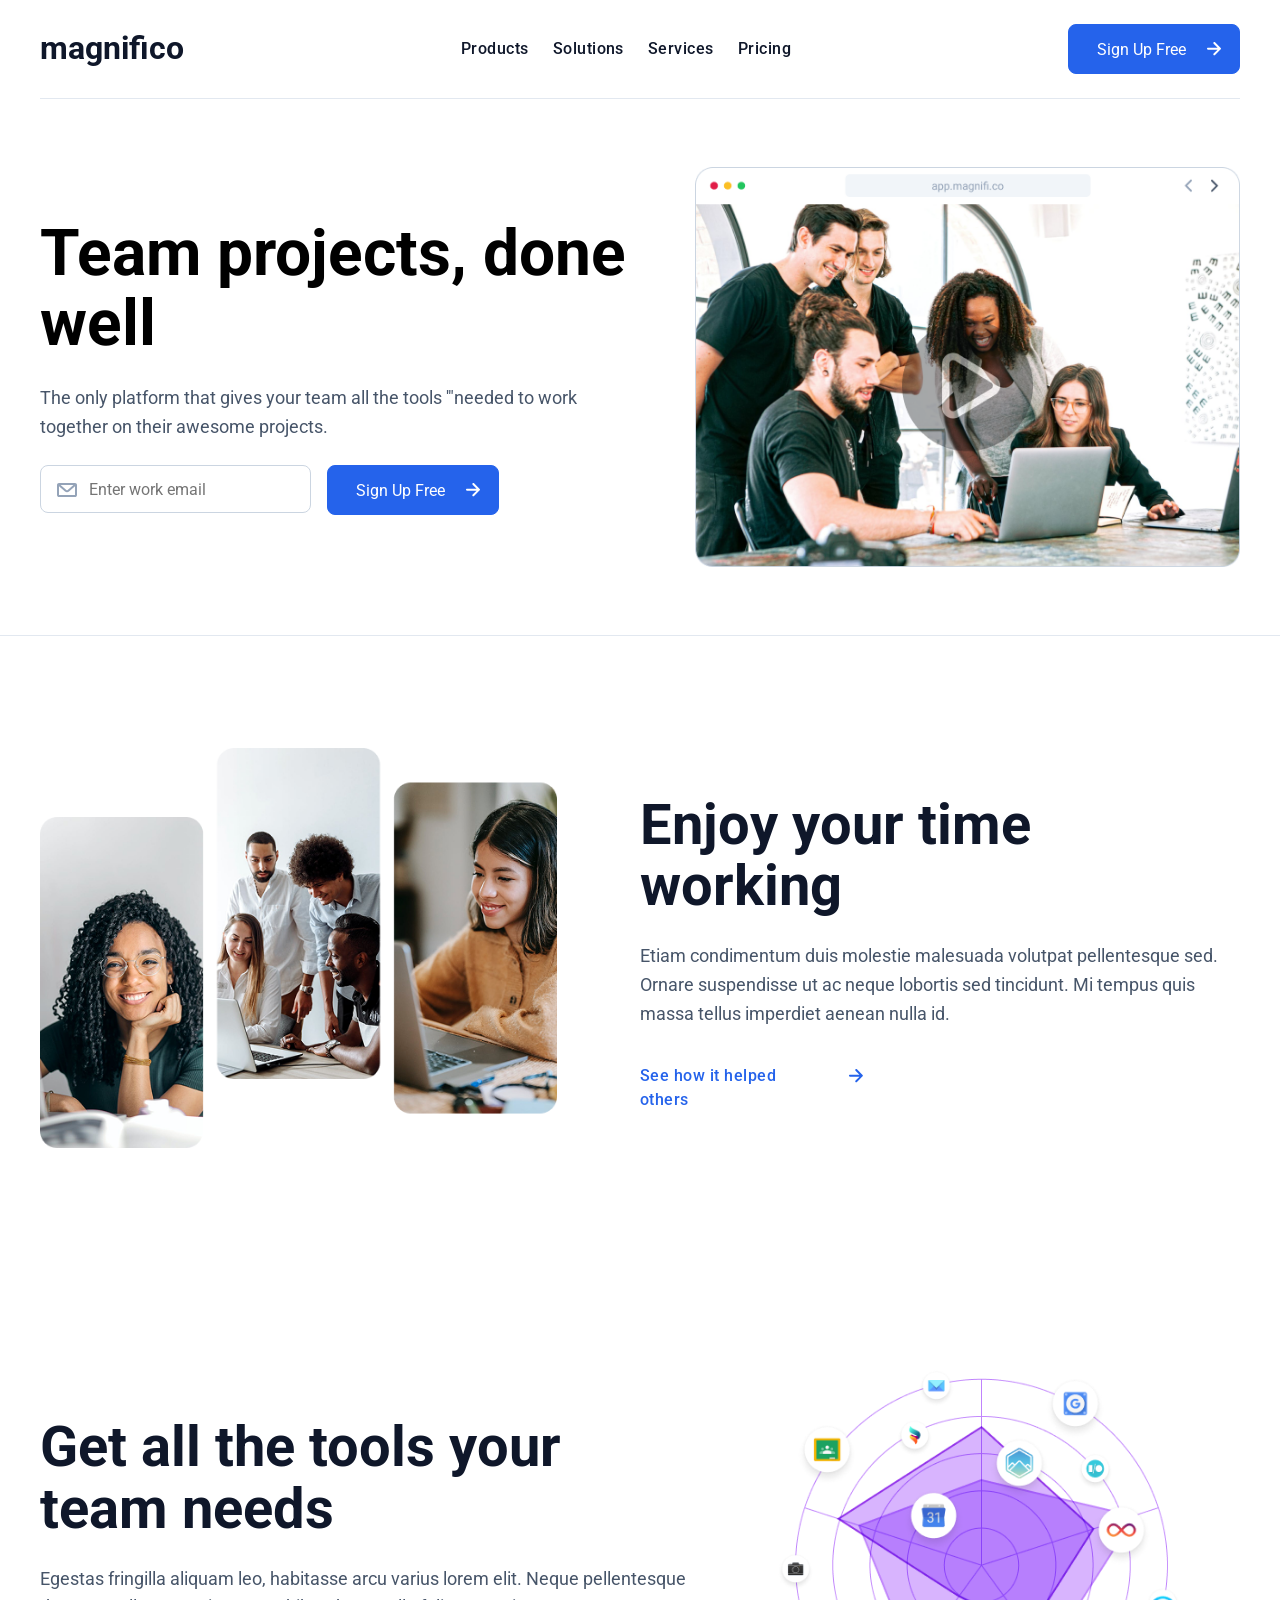
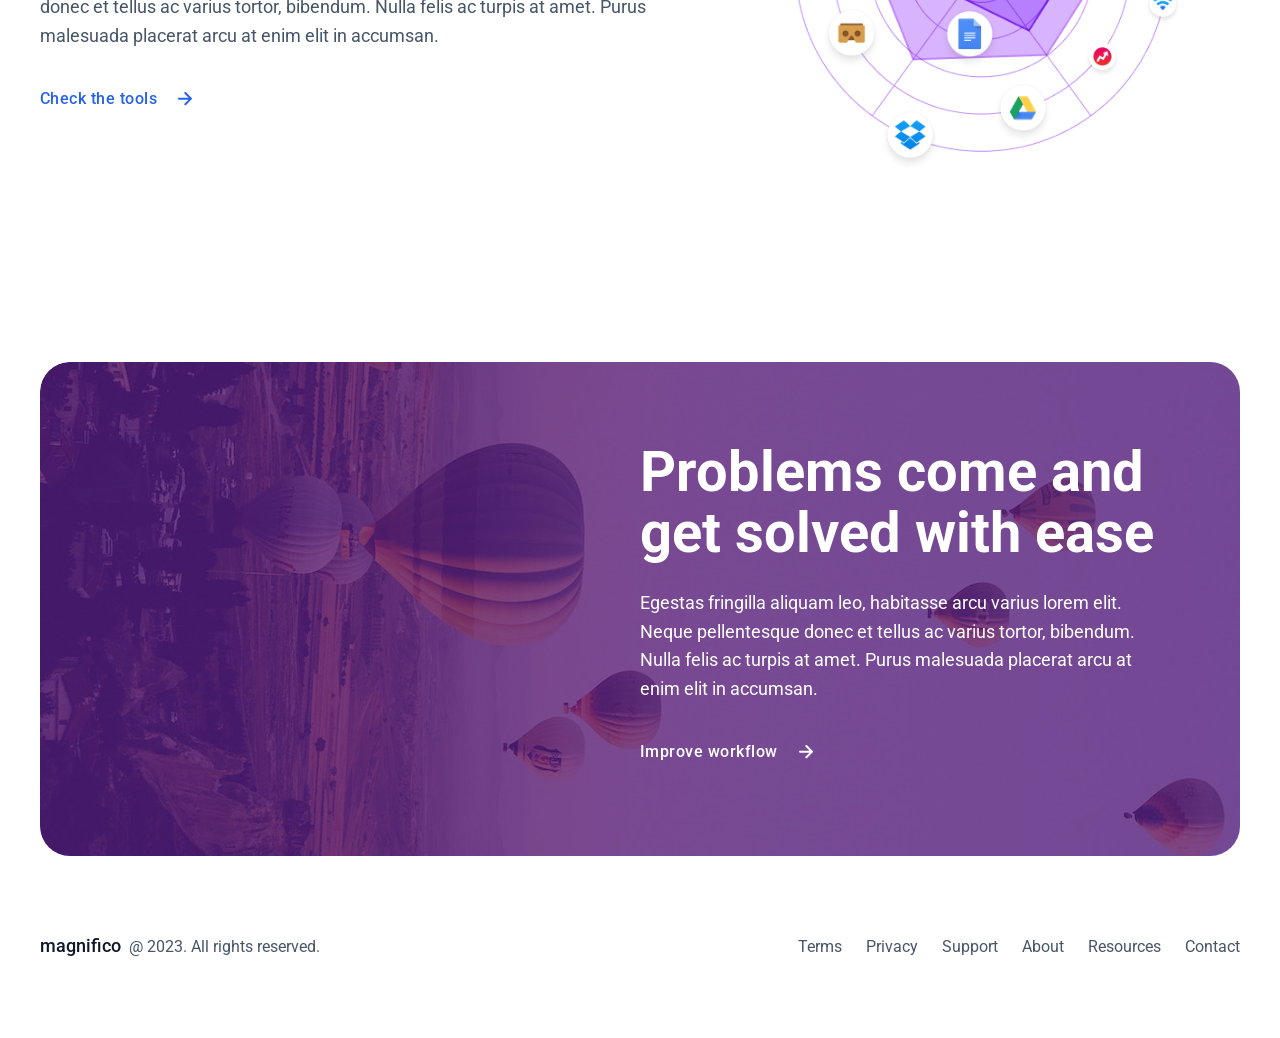
<file: index.html>
<!DOCTYPE html>
<html lang="en  ">

<head>
    <meta charset="UTF-8">
    <meta name="viewport" content="width=device-width, initial-scale=1.0">
    <title>Pomidori</title>
    <link rel="icon" type="image/gif" href="images/icons8-dota-2-100.png">
    <link rel="stylesheet" href="css/style.css">
</head>

<body>
    <header class="container">  
        <div class="header">
            <h1 class="header__logo">magnifico</h1>
            <ul class="header__list">
                <li class="header__list-item"><a href="#">Products</a></li>
                <li class="header__list-item"><a href="#">Solutions</a></li>
                <li class="header__list-item"><a href="#">Services</a></li>
                <li class="header__list-item"><a href="#">Pricing</a></li>
            </ul>
            <div class="menu">
                <input type="checkbox" id="burger-checkbox" class="burger-checkbox">
                <label for="burger-checkbox" class="burger"></label>
                <ul class="menu-list">
                    <li><a href="#" class="menu-item">Products</a>
                    <li>
                    <li><a href="#" class="menu-item">Solutions</a>
                    <li>
                    <li><a href="#" class="menu-item">Services</a>
                    <li>
                    <li><a href="#" class="menu-item">Pricing</a>
                    <li>
                </ul>
            </div>
            <button class="btn_sign-up header__btn">Sign Up Free<svg width="24" height="24" viewBox="0 0 24 24"
                    fill="none" xmlns="http://www.w3.org/2000/svg">
                    <path
                        d="M15.586 10.657L11.636 6.70701C11.4538 6.51841 11.353 6.26581 11.3553 6.00361C11.3576 5.74141 11.4628 5.4906 11.6482 5.30519C11.8336 5.11978 12.0844 5.01461 12.3466 5.01234C12.6088 5.01006 12.8614 5.11085 13.05 5.29301L18.707 10.95C18.8002 11.0427 18.8741 11.1528 18.9246 11.2742C18.9751 11.3955 19.001 11.5256 19.001 11.657C19.001 11.7884 18.9751 11.9185 18.9246 12.0399C18.8741 12.1612 18.8002 12.2714 18.707 12.364L13.05 18.021C12.9578 18.1165 12.8474 18.1927 12.7254 18.2451C12.6034 18.2975 12.4722 18.3251 12.3394 18.3263C12.2066 18.3274 12.0749 18.3021 11.952 18.2518C11.8291 18.2016 11.7175 18.1273 11.6236 18.0334C11.5297 17.9395 11.4555 17.8279 11.4052 17.705C11.3549 17.5821 11.3296 17.4504 11.3307 17.3176C11.3319 17.1848 11.3595 17.0536 11.4119 16.9316C11.4643 16.8096 11.5405 16.6993 11.636 16.607L15.586 12.657H6C5.73478 12.657 5.48043 12.5517 5.29289 12.3641C5.10536 12.1766 5 11.9222 5 11.657C5 11.3918 5.10536 11.1374 5.29289 10.9499C5.48043 10.7624 5.73478 10.657 6 10.657H15.586Z"
                        fill="white" />
                </svg>
            </button>
        </div>
    </header>
    <div class="container">
        <section class="team">
            <div class="team__inner">
                <h1 class="team__inner-title">
                    Team projects, done well
                </h1>
                <p class="team__inner-info">
                    The only platform that gives your team all the tools '"needed to work together on their awesome
                    projects.
                </p>
                <div class="input">
                    <svg class="team__input-img" width="24" height="24" viewBox="0 0 24 24" fill="none"
                        xmlns="http://www.w3.org/2000/svg">
                        <path
                            d="M5.598 7L11.345 12.12C11.5281 12.2831 11.7648 12.3732 12.01 12.3732C12.2552 12.3732 12.4919 12.2831 12.675 12.12L18.423 7H5.598ZM20 8.273L14.006 13.614C13.4565 14.1037 12.7461 14.3744 12.01 14.3744C11.2739 14.3744 10.5635 14.1037 10.014 13.614L4 8.254V17H20V8.273ZM4 5H20C20.5304 5 21.0391 5.21071 21.4142 5.58579C21.7893 5.96086 22 6.46957 22 7V17C22 17.5304 21.7893 18.0391 21.4142 18.4142C21.0391 18.7893 20.5304 19 20 19H4C3.46957 19 2.96086 18.7893 2.58579 18.4142C2.21071 18.0391 2 17.5304 2 17V7C2 6.46957 2.21071 5.96086 2.58579 5.58579C2.96086 5.21071 3.46957 5 4 5V5Z"
                            fill="#94A3B8">
                    </svg>

                    <input class="team__input" type="email" placeholder="Enter work email">
                    <button class="btn_sign-up input__btn">Sign Up Free<svg width="24" height="24" viewBox="0 0 24 24"
                            fill="none" xmlns="http://www.w3.org/2000/svg">
                            <path
                                d="M15.586 10.657L11.636 6.70701C11.4538 6.51841 11.353 6.26581 11.3553 6.00361C11.3576 5.74141 11.4628 5.4906 11.6482 5.30519C11.8336 5.11978 12.0844 5.01461 12.3466 5.01234C12.6088 5.01006 12.8614 5.11085 13.05 5.29301L18.707 10.95C18.8002 11.0427 18.8741 11.1528 18.9246 11.2742C18.9751 11.3955 19.001 11.5256 19.001 11.657C19.001 11.7884 18.9751 11.9185 18.9246 12.0399C18.8741 12.1612 18.8002 12.2714 18.707 12.364L13.05 18.021C12.9578 18.1165 12.8474 18.1927 12.7254 18.2451C12.6034 18.2975 12.4722 18.3251 12.3394 18.3263C12.2066 18.3274 12.0749 18.3021 11.952 18.2518C11.8291 18.2016 11.7175 18.1273 11.6236 18.0334C11.5297 17.9395 11.4555 17.8279 11.4052 17.705C11.3549 17.5821 11.3296 17.4504 11.3307 17.3176C11.3319 17.1848 11.3595 17.0536 11.4119 16.9316C11.4643 16.8096 11.5405 16.6993 11.636 16.607L15.586 12.657H6C5.73478 12.657 5.48043 12.5517 5.29289 12.3641C5.10536 12.1766 5 11.9222 5 11.657C5 11.3918 5.10536 11.1374 5.29289 10.9499C5.48043 10.7624 5.73478 10.657 6 10.657H15.586Z"
                                fill="white" />
                        </svg>
                    </button>
                </div>
            </div>
            <img class="team__img" src="images/team_work.png" alt="">
        </section>
    </div>
    <div class="line"></div>
    <div class="container">
        <section class="enjoy">
            <img class="enjoy__img" src="images/1 nigger and 5 white.png" alt="">
            <div class="enjoy__inner">
                <h2 class="enjoy__inner-title">Enjoy your time working
                </h2>
                <p class="enjoy__inner-info">Etiam condimentum duis molestie malesuada volutpat pellentesque sed.
                    Ornare suspendisse ut ac neque lobortis sed tincidunt. Mi tempus quis massa tellus imperdiet
                    aenean nulla id.
                </p>
                <a class="enjoy__inner-link">
                    See how it helped others
                    <svg width="24" height="24" viewBox="0 0 24 24" fill="none" xmlns="http://www.w3.org/2000/svg">
                        <path
                            d="M15.586 10.657L11.636 6.70698C11.4538 6.51838 11.353 6.26578 11.3553 6.00358C11.3576 5.74138 11.4628 5.49057 11.6482 5.30516C11.8336 5.11975 12.0844 5.01458 12.3466 5.01231C12.6088 5.01003 12.8614 5.11082 13.05 5.29298L18.707 10.95C18.8002 11.0426 18.8741 11.1528 18.9246 11.2741C18.9751 11.3955 19.001 11.5256 19.001 11.657C19.001 11.7884 18.9751 11.9185 18.9246 12.0398C18.8741 12.1612 18.8002 12.2713 18.707 12.364L13.05 18.021C12.9578 18.1165 12.8474 18.1927 12.7254 18.2451C12.6034 18.2975 12.4722 18.3251 12.3394 18.3262C12.2066 18.3274 12.0749 18.3021 11.952 18.2518C11.8291 18.2015 11.7175 18.1273 11.6236 18.0334C11.5297 17.9395 11.4555 17.8278 11.4052 17.7049C11.3549 17.582 11.3296 17.4504 11.3307 17.3176C11.3319 17.1848 11.3595 17.0536 11.4119 16.9316C11.4643 16.8096 11.5405 16.6992 11.636 16.607L15.586 12.657H6C5.73478 12.657 5.48043 12.5516 5.29289 12.3641C5.10536 12.1766 5 11.9222 5 11.657C5 11.3918 5.10536 11.1374 5.29289 10.9499C5.48043 10.7623 5.73478 10.657 6 10.657H15.586Z"
                            fill="#2563EB" />
                    </svg>
                </a>
            </div>
        </section>
    </div>
    <div class="container">
        <section class="enjoy enjoy__to__tools">
            <img class="enjoy__img-mob" src="images/apps_mob.png" alt="">
            <img class="enjoy__img" src="images/apps.png" alt="">
            <div class="enjoy__inner tools_inner">
                <h2 class="enjoy__inner-title">Get all the tools your team needs
                </h2>
                <p class="enjoy__inner-info">Egestas fringilla aliquam leo, habitasse arcu varius lorem elit. Neque
                    pellentesque donec et tellus ac varius tortor, bibendum. Nulla felis ac turpis at amet. Purus
                    malesuada placerat arcu at enim elit in accumsan.
                </p>
                <a class="enjoy__inner-link enjoy__link-reverse">
                    Check the tools
                    <svg width="24" height="24" viewBox="0 0 24 24" fill="none" xmlns="http://www.w3.org/2000/svg">
                        <path
                            d="M15.586 10.657L11.636 6.70698C11.4538 6.51838 11.353 6.26578 11.3553 6.00358C11.3576 5.74138 11.4628 5.49057 11.6482 5.30516C11.8336 5.11975 12.0844 5.01458 12.3466 5.01231C12.6088 5.01003 12.8614 5.11082 13.05 5.29298L18.707 10.95C18.8002 11.0426 18.8741 11.1528 18.9246 11.2741C18.9751 11.3955 19.001 11.5256 19.001 11.657C19.001 11.7884 18.9751 11.9185 18.9246 12.0398C18.8741 12.1612 18.8002 12.2713 18.707 12.364L13.05 18.021C12.9578 18.1165 12.8474 18.1927 12.7254 18.2451C12.6034 18.2975 12.4722 18.3251 12.3394 18.3262C12.2066 18.3274 12.0749 18.3021 11.952 18.2518C11.8291 18.2015 11.7175 18.1273 11.6236 18.0334C11.5297 17.9395 11.4555 17.8278 11.4052 17.7049C11.3549 17.582 11.3296 17.4504 11.3307 17.3176C11.3319 17.1848 11.3595 17.0536 11.4119 16.9316C11.4643 16.8096 11.5405 16.6992 11.636 16.607L15.586 12.657H6C5.73478 12.657 5.48043 12.5516 5.29289 12.3641C5.10536 12.1766 5 11.9222 5 11.657C5 11.3918 5.10536 11.1374 5.29289 10.9499C5.48043 10.7623 5.73478 10.657 6 10.657H15.586Z"
                            fill="#2563EB" />
                    </svg>
                </a>
            </div>
        </section>
    </div>
    <div class="container">
        <section class="problems">
            <div></div>
            <div class="problems__inner">
                <h2 class="problems__inner-title">
                    Problems come and get solved with ease
                </h2>
                <p class="problems__inner-info">
                    Egestas fringilla aliquam leo, habitasse arcu varius lorem elit. Neque pellentesque donec et tellus
                    ac
                    varius tortor, bibendum. Nulla felis ac turpis at amet. Purus malesuada placerat arcu at enim elit
                    in
                    accumsan.
                </p>
                <a href="#" class="problems__inner-link">
                    Improve workflow
                    <svg width="24" height="24" viewBox="0 0 24 24" fill="none" xmlns="http://www.w3.org/2000/svg">
                        <path
                            d="M15.586 10.657L11.636 6.70704C11.4538 6.51844 11.353 6.26584 11.3553 6.00364C11.3576 5.74144 11.4628 5.49063 11.6482 5.30522C11.8336 5.11981 12.0844 5.01465 12.3466 5.01237C12.6088 5.01009 12.8614 5.11088 13.05 5.29304L18.707 10.95C18.8002 11.0427 18.8741 11.1529 18.9246 11.2742C18.9751 11.3955 19.001 11.5256 19.001 11.657C19.001 11.7884 18.9751 11.9186 18.9246 12.0399C18.8741 12.1612 18.8002 12.2714 18.707 12.364L13.05 18.021C12.9578 18.1166 12.8474 18.1927 12.7254 18.2451C12.6034 18.2976 12.4722 18.3251 12.3394 18.3263C12.2066 18.3274 12.0749 18.3021 11.952 18.2519C11.8291 18.2016 11.7175 18.1273 11.6236 18.0334C11.5297 17.9395 11.4555 17.8279 11.4052 17.705C11.3549 17.5821 11.3296 17.4504 11.3307 17.3176C11.3319 17.1849 11.3595 17.0536 11.4119 16.9316C11.4643 16.8096 11.5405 16.6993 11.636 16.607L15.586 12.657H6C5.73478 12.657 5.48043 12.5517 5.29289 12.3641C5.10536 12.1766 5 11.9223 5 11.657C5 11.3918 5.10536 11.1375 5.29289 10.9499C5.48043 10.7624 5.73478 10.657 6 10.657H15.586Z"
                            fill="white" />
                    </svg>
                </a>
            </div>
        </section>
    </div>
    <footer class="container">
        <footer class="footer">
            <div class="footer__left">
                <h1 class="footer__logo">magnifico</h1>
                <p>@ 2023. All rights reserved.</p>
            </div>
            <ul class="footer__list">
                <li class="footer__list-item"><a href="#">Terms</a></li>
                <li class="footer__list-item"><a href="#">Privacy</a></li>
                <li class="footer__list-item"><a href="#">Support</a></li>
                <li class="footer__list-item"><a href="#">About</a></li>
                <li class="footer__list-item"><a href="#">Resources</a></li>
                <li class="footer__list-item"><a href="#">Contact</a></li>
                </div>
                </section>
        </footer>
</body>

</html>
</file>
<file: css/style.css>
@import url(basic/reset.css);
@import url(basic/global.css);
@import url(basic/fonts.css);
@import url(basic/vars.css);
@import url(components/btns.css);
@import url(components/header.css);
@import url(components/team.css);
@import url(components/enjoy&tools.css);
@import url(components/problems.css);
@import url(components/footer.css);
@import url(basic/media.css);
</file>
